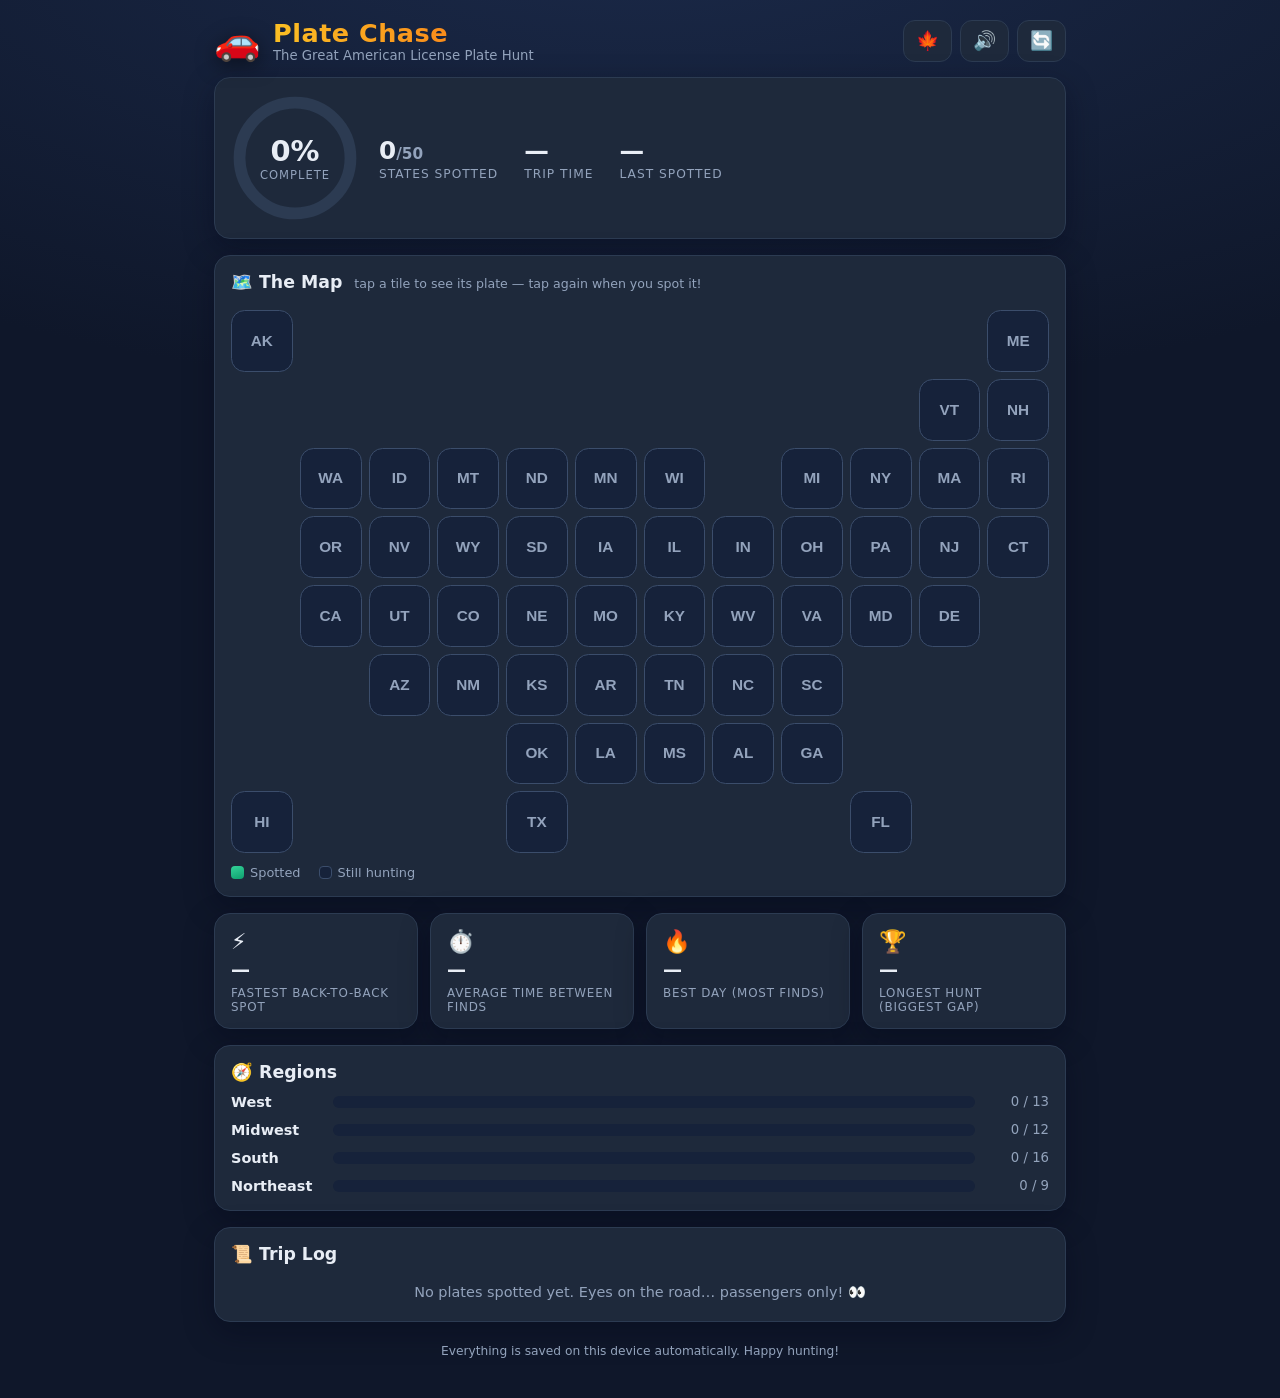
<file: index.html>
<!DOCTYPE html>
<html lang="en">
<head>
<meta charset="UTF-8">
<meta name="viewport" content="width=device-width, initial-scale=1.0, viewport-fit=cover">
<meta name="theme-color" content="#0f172a">
<title>Plate Chase — The License Plate Game</title>

<link rel="manifest" href="manifest.json">
<link rel="icon" type="image/png" sizes="32x32" href="icons/favicon-32.png">
<link rel="icon" type="image/png" sizes="16x16" href="icons/favicon-16.png">
<link rel="apple-touch-icon" href="icons/apple-touch-icon.png">
<meta name="apple-mobile-web-app-capable" content="yes">
<meta name="apple-mobile-web-app-status-bar-style" content="black-translucent">
<meta name="apple-mobile-web-app-title" content="Plate Chase">
<meta name="mobile-web-app-capable" content="yes">

<link rel="stylesheet" href="styles.css">
</head>
<body>

<header class="topbar">
  <div class="brand">
    <span class="brand-car">🚗</span>
    <div>
      <h1>Plate Chase</h1>
      <p class="tagline">The Great American License Plate Hunt</p>
    </div>
  </div>
  <div class="topbar-actions">
    <button id="btnRegion" class="icon-btn" title="Game region">🍁</button>
    <button id="btnSound" class="icon-btn" title="Toggle sound">🔊</button>
    <button id="btnReset" class="icon-btn" title="Start a new trip">🔄</button>
  </div>
</header>

<main>
  <!-- Hero progress -->
  <section class="hero card">
    <div class="progress-ring-wrap">
      <svg class="progress-ring" viewBox="0 0 120 120">
        <circle class="ring-bg" cx="60" cy="60" r="52"/>
        <circle id="ringFill" class="ring-fill" cx="60" cy="60" r="52"/>
      </svg>
      <div class="ring-label">
        <span id="pctBig">0%</span>
        <span class="ring-sub">complete</span>
      </div>
    </div>
    <div class="hero-stats">
      <div class="hero-stat">
        <span id="foundUSCount" class="hero-num">0<small>/50</small></span>
        <span class="hero-cap">states spotted</span>
      </div>
      <div class="hero-stat" id="foundCAStat" style="display:none">
        <span id="foundCACount" class="hero-num">0<small>/13</small></span>
        <span class="hero-cap">provinces &amp; territories spotted</span>
      </div>
      <div class="hero-stat">
        <span id="tripTime" class="hero-num">—</span>
        <span class="hero-cap">trip time</span>
      </div>
      <div class="hero-stat">
        <span id="lastFind" class="hero-num">—</span>
        <span class="hero-cap">last spotted</span>
      </div>
    </div>
  </section>

  <!-- Map -->
  <section class="card">
    <h2 class="card-title">🗺️ The Map <span class="hint">tap a tile to see its plate — tap again when you spot it!</span></h2>

    <div class="map-block" id="blockCanada" style="display:none">
      <div class="map-block-label">🇨🇦 Canada</div>
      <div id="mapCanada" class="tile-map" role="grid" aria-label="Canada map"></div>
    </div>

    <div class="map-block">
      <div class="map-block-label" id="usLabel" style="display:none">🇺🇸 United States</div>
      <div id="map" class="tile-map" role="grid" aria-label="United States map"></div>
    </div>

    <div class="legend">
      <span class="legend-item"><span class="swatch swatch-found"></span>Spotted</span>
      <span class="legend-item" id="legendCa" style="display:none"><span class="swatch swatch-found-ca"></span>Spotted (Canada)</span>
      <span class="legend-item"><span class="swatch swatch-open"></span>Still hunting</span>
    </div>
  </section>

  <!-- Stat cards -->
  <section class="stats-grid">
    <div class="card stat-card">
      <span class="stat-icon">⚡</span>
      <span id="statFastest" class="stat-val">—</span>
      <span class="stat-cap">fastest back-to-back spot</span>
    </div>
    <div class="card stat-card">
      <span class="stat-icon">⏱️</span>
      <span id="statPace" class="stat-val">—</span>
      <span class="stat-cap">average time between finds</span>
    </div>
    <div class="card stat-card">
      <span class="stat-icon">🔥</span>
      <span id="statBestDay" class="stat-val">—</span>
      <span class="stat-cap">best day (most finds)</span>
    </div>
    <div class="card stat-card">
      <span class="stat-icon">🏆</span>
      <span id="statRarest" class="stat-val">—</span>
      <span class="stat-cap">longest hunt (biggest gap)</span>
    </div>
  </section>

  <!-- Region progress -->
  <section class="card">
    <h2 class="card-title">🧭 Regions</h2>
    <div id="regions" class="regions"></div>
  </section>

  <!-- History -->
  <section class="card">
    <h2 class="card-title">📜 Trip Log</h2>
    <ol id="history" class="history"></ol>
    <p id="historyEmpty" class="empty-note">No plates spotted yet. Eyes on the road… passengers only! 👀</p>
  </section>

  <footer class="foot">Everything is saved on this device automatically. Happy hunting!</footer>
</main>

<!-- State/province detail modal -->
<div id="overlay" class="overlay hidden">
  <div class="modal card" role="dialog" aria-modal="true">
    <button id="modalClose" class="modal-close" aria-label="Close">✕</button>
    <div id="modalBody"></div>
  </div>
</div>

<!-- Region picker -->
<div id="regionOverlay" class="overlay hidden">
  <div class="modal card region-picker" role="dialog" aria-modal="true">
    <button id="regionModalClose" class="modal-close" aria-label="Close">✕</button>
    <h3>Game Region</h3>
    <p class="popover-sub">Choose which plates you're hunting for on this trip.</p>

    <button class="region-option" data-mode="usa">
      <span class="region-option-emoji">🇺🇸</span>
      <span class="region-option-text"><strong>USA Only</strong><br>50 states</span>
      <span class="region-check">✓</span>
    </button>

    <button class="region-option" data-mode="both">
      <span class="region-option-emoji">🇺🇸🇨🇦</span>
      <span class="region-option-text"><strong>USA + Canada</strong><br>50 states + 13 provinces &amp; territories</span>
      <span class="region-check">✓</span>
    </button>

    <p class="popover-note">
      Switching modes doesn't erase anything — USA and Canada finds are tracked separately, so toggling back and forth keeps every spot you've made.
    </p>

    <button class="popover-close" id="btnRegionDone">Done</button>
  </div>
</div>

<div id="confettiLayer" class="confetti-layer" aria-hidden="true"></div>

<script src="data.js"></script>
<script src="app.js"></script>
</body>
</html>
</file>
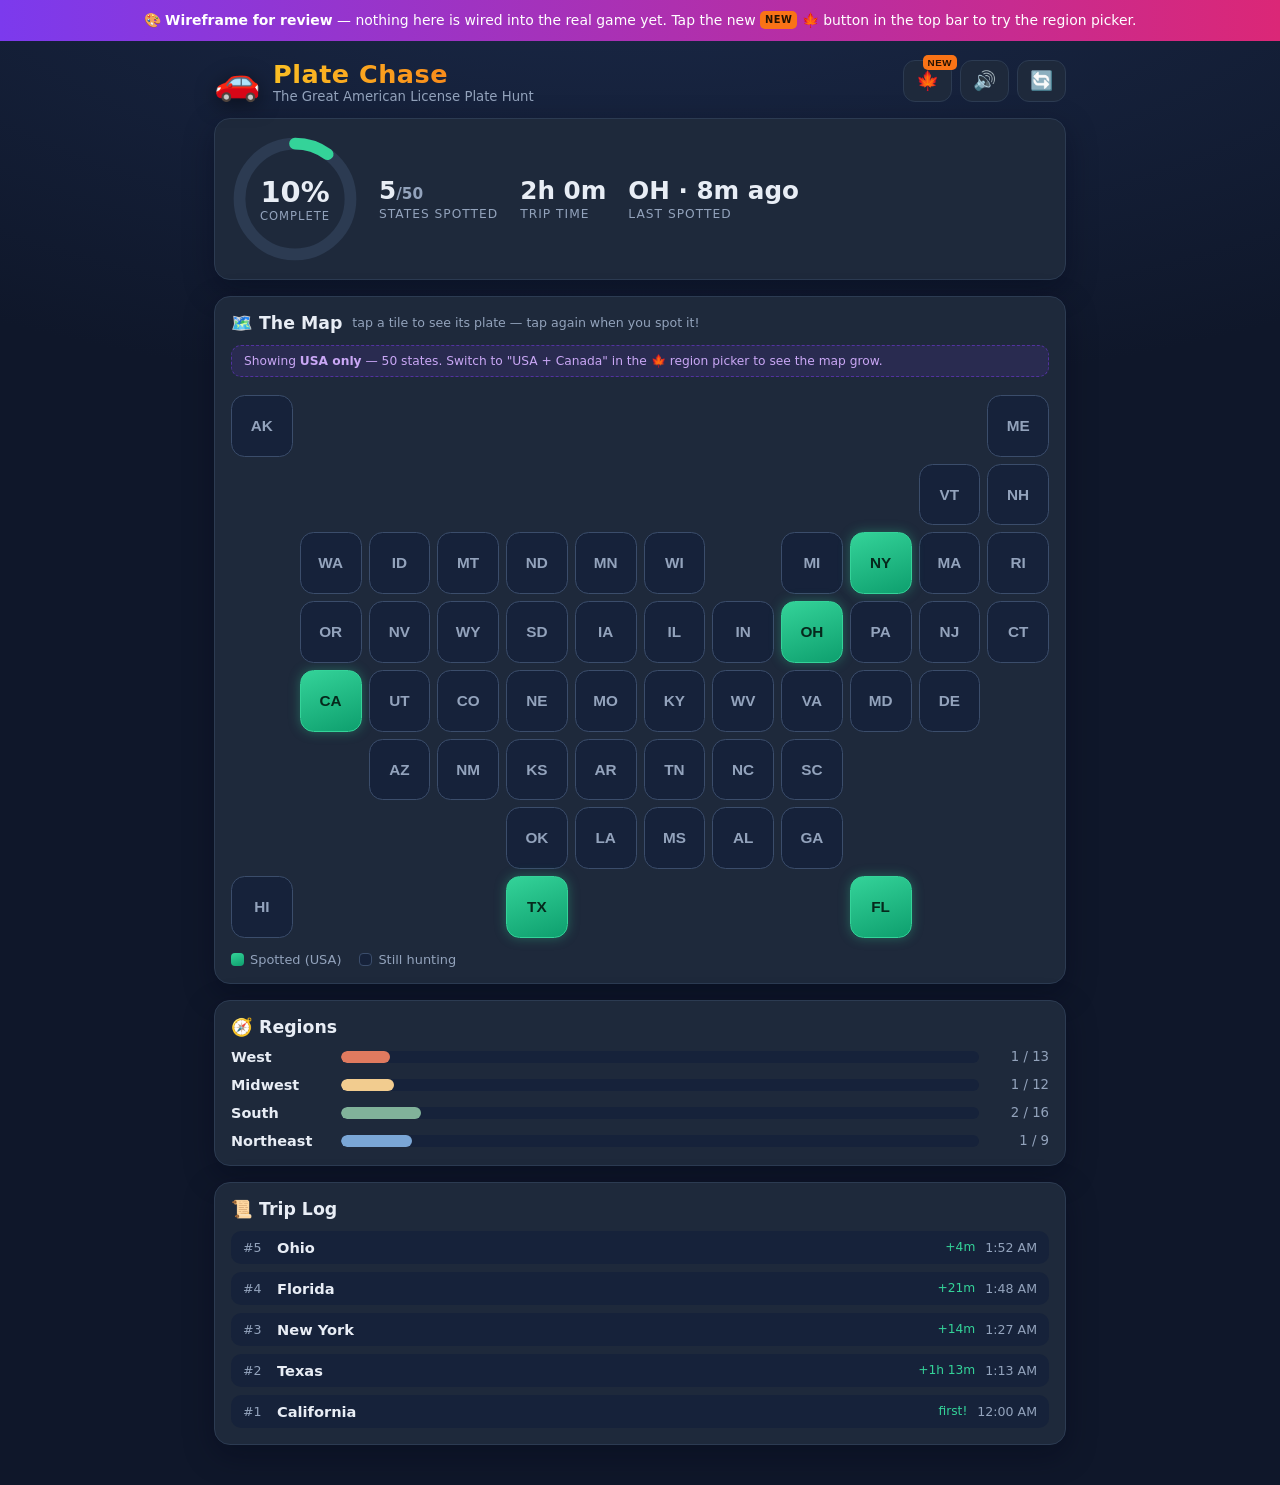
<file: wireframes/wireframe-canada-toggle.html>
<!DOCTYPE html>
<html lang="en">
<head>
<meta charset="UTF-8">
<meta name="viewport" content="width=device-width, initial-scale=1.0">
<title>Plate Chase — Canada Toggle Wireframe</title>
<style>
  :root {
    --bg: #0f172a;
    --card: #1e293b;
    --card-edge: #2c3b52;
    --ink: #e8edf5;
    --ink-dim: #93a3bc;
    --accent: #fbbf24;
    --found: #34d399;
    --found-deep: #0e9f6e;
    --canada: #e8555f;
    font-size: clamp(15px, 2.2vw, 17px);
  }
  * { box-sizing: border-box; margin: 0; padding: 0; }
  body {
    font-family: system-ui, -apple-system, "Segoe UI", Roboto, sans-serif;
    background: var(--bg);
    background-image: radial-gradient(1200px 500px at 50% -100px, #1b2a4a, transparent);
    color: var(--ink);
    min-height: 100vh;
    -webkit-tap-highlight-color: transparent;
  }

  /* ── Wireframe-only chrome (won't exist in the real app) ─────────────── */
  .wireframe-banner {
    background: linear-gradient(90deg, #7c3aed, #db2777);
    color: #fff;
    font-size: .82rem;
    text-align: center;
    padding: 10px 14px;
    line-height: 1.5;
    position: sticky;
    top: 0;
    z-index: 100;
  }
  .wireframe-banner strong { font-weight: 800; }
  .new-badge {
    display: inline-block;
    background: #f97316;
    color: #241203;
    font-size: .58rem;
    font-weight: 800;
    letter-spacing: .5px;
    padding: 2px 5px;
    border-radius: 5px;
    vertical-align: middle;
    position: relative;
    top: -1px;
  }
  .icon-btn .new-badge {
    position: absolute;
    top: -6px;
    right: -6px;
  }
  .section-note {
    font-size: .72rem;
    color: #c9a7f5;
    background: rgba(124, 58, 237, .12);
    border: 1px dashed rgba(124, 58, 237, .5);
    border-radius: 10px;
    padding: 8px 12px;
    margin-bottom: 12px;
  }

  main {
    max-width: 880px;
    margin: 0 auto;
    padding: 0 14px 40px;
    display: flex;
    flex-direction: column;
    gap: 16px;
  }

  .topbar {
    max-width: 880px;
    margin: 0 auto;
    padding: 18px 14px 14px;
    display: flex;
    align-items: center;
    justify-content: space-between;
    gap: 12px;
  }
  .brand { display: flex; align-items: center; gap: 12px; }
  .brand-car { font-size: 2.2rem; filter: drop-shadow(0 4px 10px rgba(0,0,0,.5)); }
  .brand h1 {
    font-size: 1.5rem;
    letter-spacing: .5px;
    background: linear-gradient(90deg, #fbbf24, #f97316);
    -webkit-background-clip: text;
    background-clip: text;
    color: transparent;
  }
  .tagline { font-size: .78rem; color: var(--ink-dim); }
  .topbar-actions { display: flex; gap: 8px; }
  .icon-btn {
    position: relative;
    background: var(--card);
    border: 1px solid var(--card-edge);
    border-radius: 12px;
    font-size: 1.1rem;
    padding: 9px 12px;
    cursor: pointer;
    transition: transform .15s, background .15s;
  }
  .icon-btn:hover { transform: translateY(-1px); background: #263650; }

  .card {
    background: var(--card);
    border: 1px solid var(--card-edge);
    border-radius: 16px;
    padding: 16px;
    box-shadow: 0 10px 30px rgba(2, 6, 23, .35);
  }
  .card-title { font-size: 1.02rem; margin-bottom: 12px; display: flex; align-items: center; gap: 8px; }
  .card-title .hint { font-size: .74rem; font-weight: 400; color: var(--ink-dim); margin-left: 2px; }

  /* Hero */
  .hero { display: flex; align-items: center; gap: 20px; flex-wrap: wrap; }
  .progress-ring-wrap { position: relative; width: 128px; height: 128px; flex: 0 0 auto; }
  .progress-ring { width: 100%; height: 100%; transform: rotate(-90deg); }
  .ring-bg, .ring-fill { fill: none; stroke-width: 11; }
  .ring-bg { stroke: #2c3b52; }
  .ring-fill {
    stroke: var(--found);
    stroke-linecap: round;
    stroke-dasharray: 326.7;
    stroke-dashoffset: 326.7;
    transition: stroke-dashoffset .8s cubic-bezier(.22,1,.36,1);
  }
  .ring-label {
    position: absolute; inset: 0;
    display: flex; flex-direction: column; align-items: center; justify-content: center;
  }
  .ring-label span:first-child { font-size: 1.7rem; font-weight: 800; }
  .ring-sub { font-size: .68rem; color: var(--ink-dim); text-transform: uppercase; letter-spacing: 1px; }
  .hero-stats { display: flex; gap: 22px; flex-wrap: wrap; flex: 1; }
  .hero-stat { display: flex; flex-direction: column; gap: 2px; }
  .hero-num { font-size: 1.45rem; font-weight: 800; }
  .hero-num small { font-size: .9rem; color: var(--ink-dim); font-weight: 600; }
  .hero-cap { font-size: .72rem; color: var(--ink-dim); text-transform: uppercase; letter-spacing: 1px; }
  .hero-cap .new-badge { text-transform: none; letter-spacing: 0; margin-left: 4px; }

  /* Map */
  .map-block { margin-bottom: 4px; }
  .map-block + .map-block { margin-top: 18px; }
  .map-block-label {
    display: flex;
    align-items: center;
    gap: 8px;
    font-size: .82rem;
    font-weight: 700;
    color: var(--ink-dim);
    margin-bottom: 8px;
  }
  .tile-map {
    display: grid;
    grid-template-columns: repeat(12, 1fr);
    gap: clamp(3px, .8vw, 7px);
  }
  .tile {
    aspect-ratio: 1;
    border: 1.5px solid #3b4d6b;
    border-radius: 22%;
    background: #16223a;
    color: var(--ink-dim);
    font-weight: 700;
    font-size: clamp(.55rem, 1.9vw, .9rem);
    display: flex;
    align-items: center;
    justify-content: center;
    cursor: pointer;
    transition: transform .12s, background .2s, color .2s, border-color .2s;
  }
  .tile:hover { transform: scale(1.12); border-color: var(--accent); color: var(--ink); }
  .tile.found {
    background: linear-gradient(160deg, var(--found), var(--found-deep));
    border-color: var(--found);
    color: #06281c;
    box-shadow: 0 0 12px rgba(52, 211, 153, .35);
  }
  .tile.ca.found {
    background: linear-gradient(160deg, #f76a72, var(--canada));
    border-color: var(--canada);
    color: #3a0509;
    box-shadow: 0 0 12px rgba(232, 85, 95, .35);
  }
  .legend { display: flex; gap: 18px; margin-top: 14px; font-size: .76rem; color: var(--ink-dim); flex-wrap: wrap; }
  .legend-item { display: flex; align-items: center; gap: 6px; }
  .swatch { width: 13px; height: 13px; border-radius: 4px; display: inline-block; }
  .swatch-found { background: linear-gradient(160deg, var(--found), var(--found-deep)); }
  .swatch-found-ca { background: linear-gradient(160deg, #f76a72, var(--canada)); }
  .swatch-open { background: #16223a; border: 1.5px solid #3b4d6b; }

  /* Regions */
  .regions { display: flex; flex-direction: column; gap: 12px; }
  .region-row { display: grid; grid-template-columns: 100px 1fr 60px; align-items: center; gap: 10px; }
  .region-row.is-new .region-name { display: flex; align-items: center; gap: 6px; }
  .region-name { font-size: .85rem; font-weight: 600; }
  .region-bar { height: 12px; background: #16223a; border-radius: 99px; overflow: hidden; }
  .region-fill { height: 100%; border-radius: 99px; transition: width .5s cubic-bezier(.22,1,.36,1); }
  .region-count { font-size: .78rem; color: var(--ink-dim); text-align: right; }

  /* ── Region picker popover ─────────────────────────────────────────── */
  .overlay {
    position: fixed; inset: 0;
    background: rgba(4, 10, 24, .78);
    backdrop-filter: blur(4px);
    display: flex; align-items: center; justify-content: center;
    padding: 16px;
    z-index: 90;
  }
  .overlay.hidden { display: none; }
  .popover-card {
    width: min(400px, 100%);
    background: var(--card);
    border: 1px solid var(--card-edge);
    border-radius: 18px;
    padding: 20px;
    box-shadow: 0 20px 50px rgba(0,0,0,.5);
  }
  .popover-card h3 { font-size: 1.1rem; margin-bottom: 6px; }
  .popover-sub { font-size: .8rem; color: var(--ink-dim); line-height: 1.5; margin-bottom: 16px; }
  .region-option {
    display: flex;
    align-items: center;
    gap: 12px;
    width: 100%;
    text-align: left;
    background: #16223a;
    border: 2px solid var(--card-edge);
    border-radius: 14px;
    padding: 12px 14px;
    margin-bottom: 10px;
    cursor: pointer;
    color: var(--ink);
    transition: border-color .15s, background .15s;
  }
  .region-option:hover { border-color: #4b5f82; }
  .region-option.active { border-color: var(--accent); background: rgba(251, 191, 36, .08); }
  .region-option-emoji { font-size: 1.6rem; }
  .region-option-text { flex: 1; font-size: .86rem; line-height: 1.4; }
  .region-option-text strong { font-size: .95rem; }
  .region-check {
    width: 22px; height: 22px;
    border-radius: 50%;
    border: 2px solid #4b5f82;
    display: flex; align-items: center; justify-content: center;
    font-size: .7rem;
    color: transparent;
    flex-shrink: 0;
  }
  .region-option.active .region-check {
    background: var(--accent);
    border-color: var(--accent);
    color: #241203;
  }
  .popover-note {
    font-size: .74rem;
    color: var(--ink-dim);
    background: #16223a;
    border-radius: 10px;
    padding: 9px 11px;
    margin: 4px 0 16px;
    line-height: 1.5;
  }
  .popover-close {
    width: 100%;
    padding: 12px;
    border: none;
    border-radius: 12px;
    background: linear-gradient(90deg, #fbbf24, #f97316);
    color: #241203;
    font-size: .95rem;
    font-weight: 800;
    cursor: pointer;
  }

  /* Trip Log */
  .history { list-style: none; display: flex; flex-direction: column; gap: 8px; }
  .history li {
    display: flex; align-items: center; gap: 10px;
    background: #16223a;
    border-radius: 10px;
    padding: 8px 12px;
    font-size: .86rem;
  }
  .history .h-num { color: var(--ink-dim); font-size: .74rem; min-width: 24px; }
  .h-dot { width: 8px; height: 8px; border-radius: 50%; flex-shrink: 0; background: var(--found); }
  .h-dot.ca { background: var(--canada); }
  .history .h-state { font-weight: 700; flex: 1; }
  .history .h-when { color: var(--ink-dim); font-size: .74rem; text-align: right; }
  .history .h-gap { color: var(--found); font-size: .72rem; }
  .history .h-gap.ca { color: var(--canada); }
  .empty-note { color: var(--ink-dim); font-size: .85rem; text-align: center; padding: 8px 0 4px; }

  /* ── Plate detail modal ────────────────────────────────────────────── */
  .plate-modal { position: relative; max-height: 92vh; overflow-y: auto; }
  .modal-close {
    position: absolute; top: 10px; right: 10px;
    background: #16223a; border: 1px solid var(--card-edge);
    color: var(--ink-dim);
    border-radius: 50%;
    width: 32px; height: 32px;
    cursor: pointer;
    font-size: .9rem;
    z-index: 2;
  }
  .modal-nick { text-align: center; color: var(--ink-dim); font-size: .82rem; margin: -8px 0 4px; }

  .plate {
    border-radius: 12px;
    padding: 12px 14px 10px;
    margin: 20px 0 16px;
    border: 3px solid rgba(0,0,0,.25);
    box-shadow:
      inset 0 0 0 2px rgba(255,255,255,.35),
      inset 0 2px 6px rgba(255,255,255,.4),
      inset 0 -3px 8px rgba(0,0,0,.18),
      0 10px 22px rgba(0,0,0,.45);
    text-align: center;
    position: relative;
    user-select: none;
  }
  .plate::before, .plate::after {
    content: "";
    position: absolute;
    top: 9px;
    width: 9px; height: 9px;
    border-radius: 50%;
    background: radial-gradient(circle at 35% 35%, #cfd6df, #6b7482 70%);
    box-shadow: inset 0 1px 2px rgba(0,0,0,.5);
  }
  .plate::before { left: 12%; }
  .plate::after { right: 12%; }
  .plate-state { font-size: .95rem; font-weight: 800; text-transform: uppercase; letter-spacing: 3.5px; }
  .plate-serial {
    font-size: 2.5rem; font-weight: 800;
    font-family: "Arial Narrow", "Segoe UI", sans-serif;
    letter-spacing: 5px; line-height: 1.2; margin: 4px 0 2px;
    text-shadow: 0 1px 0 rgba(255,255,255,.35), 0 -1px 1px rgba(0,0,0,.25);
  }
  .plate-slogan { font-size: .72rem; font-weight: 700; text-transform: uppercase; letter-spacing: 2px; opacity: .9; }

  .facts { display: grid; grid-template-columns: 1fr 1fr; gap: 10px; margin: 16px 0; }
  .fact { background: #16223a; border-radius: 12px; padding: 10px 12px; display: flex; flex-direction: column; gap: 2px; }
  .fact-label { font-size: .64rem; color: var(--ink-dim); text-transform: uppercase; letter-spacing: 1px; }
  .fact-val { font-size: .88rem; font-weight: 700; }

  .spot-btn {
    width: 100%; padding: 14px; border: none; border-radius: 14px;
    background: linear-gradient(90deg, #fbbf24, #f97316);
    color: #241203; font-size: 1.05rem; font-weight: 800; cursor: pointer;
    transition: transform .12s, filter .12s;
  }
  .spot-btn:hover { transform: translateY(-2px); filter: brightness(1.06); }
  .spot-btn:active { transform: scale(.97); }
  .spot-btn.ca { background: linear-gradient(90deg, #e8555f, #c62838); color: #fff; }

  .found-banner {
    text-align: center;
    background: rgba(52, 211, 153, .12);
    border: 1px solid rgba(52, 211, 153, .4);
    color: var(--found);
    border-radius: 12px; padding: 10px; font-size: .86rem; font-weight: 600;
  }
  .found-banner.ca {
    background: rgba(232, 85, 95, .12);
    border-color: rgba(232, 85, 95, .4);
    color: var(--canada);
  }
  .undo-link {
    display: block; margin: 10px auto 0;
    background: none; border: none;
    color: var(--ink-dim); font-size: .74rem;
    text-decoration: underline; cursor: pointer;
  }

  /* ── Celebration effects ───────────────────────────────────────────── */
  .confetti-layer { position: fixed; inset: 0; pointer-events: none; z-index: 110; overflow: hidden; }
  .confetti-bit {
    position: absolute;
    top: -14px;
    width: 9px; height: 14px;
    border-radius: 2px;
    animation: fall linear forwards;
  }
  @keyframes fall { to { transform: translateY(105vh) rotate(720deg); opacity: .7; } }
  .leaf-bit {
    position: absolute;
    top: -30px;
    animation: leafFall linear forwards;
    user-select: none;
  }
  @keyframes leafFall { to { transform: translateY(105vh) rotate(540deg); opacity: .85; } }

  @media (max-width: 560px) {
    .region-row { grid-template-columns: 84px 1fr 52px; }
  }
</style>
</head>
<body>

<div class="wireframe-banner">
  🎨 <strong>Wireframe for review</strong> — nothing here is wired into the real game yet.
  Tap the new <span class="new-badge">NEW</span> 🍁 button in the top bar to try the region picker.
</div>

<header class="topbar">
  <div class="brand">
    <span class="brand-car">🚗</span>
    <div>
      <h1>Plate Chase</h1>
      <p class="tagline">The Great American License Plate Hunt</p>
    </div>
  </div>
  <div class="topbar-actions">
    <button id="btnRegion" class="icon-btn" title="Game region">
      🍁
      <span class="new-badge">NEW</span>
    </button>
    <button class="icon-btn" title="Toggle sound">🔊</button>
    <button class="icon-btn" title="Start a new trip">🔄</button>
  </div>
</header>

<main>
  <section class="card hero">
    <div class="progress-ring-wrap">
      <svg class="progress-ring" viewBox="0 0 120 120">
        <circle class="ring-bg" cx="60" cy="60" r="52"/>
        <circle id="ringFill" class="ring-fill" cx="60" cy="60" r="52"/>
      </svg>
      <div class="ring-label">
        <span id="pctBig">0%</span>
        <span class="ring-sub">complete</span>
      </div>
    </div>
    <div class="hero-stats">
      <div class="hero-stat">
        <span id="foundUSCount" class="hero-num">0<small>/50</small></span>
        <span class="hero-cap">states spotted</span>
      </div>
      <div class="hero-stat" id="foundCAStat" style="display:none">
        <span id="foundCACount" class="hero-num">0<small>/13</small></span>
        <span class="hero-cap">provinces &amp; territories spotted <span class="new-badge">NEW</span></span>
      </div>
      <div class="hero-stat">
        <span id="tripTime" class="hero-num">—</span>
        <span class="hero-cap">trip time</span>
      </div>
      <div class="hero-stat">
        <span id="lastFind" class="hero-num">—</span>
        <span class="hero-cap">last spotted</span>
      </div>
    </div>
  </section>

  <section class="card">
    <h2 class="card-title">🗺️ The Map <span class="hint">tap a tile to see its plate — tap again when you spot it!</span></h2>
    <div class="section-note" id="mapNote">
      Showing <strong>USA only</strong> — 50 states. Switch to "USA + Canada" in the 🍁 region picker to see the map grow.
    </div>

    <div class="map-block" id="blockCanada" style="display:none">
      <div class="map-block-label">🇨🇦 Canada <span class="new-badge">NEW</span></div>
      <div id="mapCanada" class="tile-map"></div>
    </div>

    <div class="map-block">
      <div class="map-block-label" id="usLabel" style="display:none">🇺🇸 United States</div>
      <div id="mapUS" class="tile-map"></div>
    </div>

    <div class="legend">
      <span class="legend-item"><span class="swatch swatch-found"></span>Spotted (USA)</span>
      <span class="legend-item" id="legendCa" style="display:none"><span class="swatch swatch-found-ca"></span>Spotted (Canada)</span>
      <span class="legend-item"><span class="swatch swatch-open"></span>Still hunting</span>
    </div>
  </section>

  <section class="card">
    <h2 class="card-title">🧭 Regions</h2>
    <div id="regions" class="regions"></div>
  </section>

  <section class="card">
    <h2 class="card-title">📜 Trip Log</h2>
    <ol id="history" class="history"></ol>
    <p id="historyEmpty" class="empty-note">No plates spotted yet.</p>
  </section>
</main>

<!-- Region picker popover -->
<div id="overlay" class="overlay hidden">
  <div class="popover-card">
    <h3>Game Region</h3>
    <p class="popover-sub">Choose which plates you're hunting for on this trip.</p>

    <button class="region-option" data-mode="usa">
      <span class="region-option-emoji">🇺🇸</span>
      <span class="region-option-text"><strong>USA Only</strong><br>50 states</span>
      <span class="region-check">✓</span>
    </button>

    <button class="region-option" data-mode="both">
      <span class="region-option-emoji">🇺🇸🇨🇦</span>
      <span class="region-option-text"><strong>USA + Canada</strong><br>50 states + 13 provinces &amp; territories</span>
      <span class="region-check">✓</span>
    </button>

    <p class="popover-note">
      Switching modes doesn't erase anything — USA and Canada finds are tracked separately, so toggling back and forth keeps every spot you've made.
    </p>

    <button class="popover-close" id="btnDone">Done</button>
  </div>
</div>

<!-- Plate detail modal — same shape for US and Canada, styled per-region -->
<div id="plateOverlay" class="overlay hidden">
  <div class="popover-card plate-modal">
    <button id="plateModalClose" class="modal-close" aria-label="Close">✕</button>
    <div id="plateModalBody"></div>
  </div>
</div>

<div id="confettiLayer" class="confetti-layer" aria-hidden="true"></div>

<script>
// ── Demo data (subset of real data.js columns, plus a fake region + a few pre-marked "found" tiles so both modes look alive) ──
// Plate colors/facts copied from the real data.js so the plate popup for US states matches the live game exactly.
const US_STATES = [
  {abbr:"AL",col:7,row:6,region:"South",name:"Alabama",cap:"Montgomery",pop:"5.1 million",bird:"Yellowhammer",year:1819,bg:"#fdfdf6",fg:"#a31621",ac:"#a31621",slogan:"Heart of Dixie"},
  {abbr:"AK",col:0,row:0,region:"West",name:"Alaska",cap:"Juneau",pop:"733,000",bird:"Willow Ptarmigan",year:1959,bg:"#ffd24d",fg:"#1b3d8f",ac:"#1b3d8f",slogan:"The Last Frontier"},
  {abbr:"AZ",col:2,row:5,region:"West",name:"Arizona",cap:"Phoenix",pop:"7.4 million",bird:"Cactus Wren",year:1912,bg:"linear-gradient(180deg,#fde3b1,#e08e5e)",fg:"#6b2d5c",ac:"#6b2d5c",slogan:"Grand Canyon State"},
  {abbr:"AR",col:5,row:5,region:"South",name:"Arkansas",cap:"Little Rock",pop:"3.1 million",bird:"Northern Mockingbird",year:1836,bg:"#f4f1ea",fg:"#9e1b32",ac:"#9e1b32",slogan:"The Natural State"},
  {abbr:"CA",col:1,row:4,region:"West",name:"California",cap:"Sacramento",pop:"39.0 million",bird:"California Quail",year:1850,bg:"#ffffff",fg:"#23408e",ac:"#d6453d",slogan:"The Golden State"},
  {abbr:"CO",col:3,row:4,region:"West",name:"Colorado",cap:"Denver",pop:"5.9 million",bird:"Lark Bunting",year:1876,bg:"linear-gradient(180deg,#e9f5ec,#8fc7a2)",fg:"#1e4d3a",ac:"#1e4d3a",slogan:"Colorful Colorado"},
  {abbr:"CT",col:11,row:3,region:"Northeast",name:"Connecticut",cap:"Hartford",pop:"3.6 million",bird:"American Robin",year:1788,bg:"#cfe3f5",fg:"#1a2f5e",ac:"#1a2f5e",slogan:"Constitution State"},
  {abbr:"DE",col:10,row:4,region:"South",name:"Delaware",cap:"Dover",pop:"1.0 million",bird:"Delaware Blue Hen",year:1787,bg:"#1b2a5e",fg:"#f2c94c",ac:"#f2c94c",slogan:"The First State"},
  {abbr:"FL",col:9,row:7,region:"South",name:"Florida",cap:"Tallahassee",pop:"22.6 million",bird:"Northern Mockingbird",year:1845,bg:"linear-gradient(180deg,#ffffff,#ffe9d6)",fg:"#2e7d32",ac:"#e65100",slogan:"Sunshine State"},
  {abbr:"GA",col:8,row:6,region:"South",name:"Georgia",cap:"Atlanta",pop:"11.0 million",bird:"Brown Thrasher",year:1788,bg:"linear-gradient(180deg,#fbe4d0,#f6c290)",fg:"#7a3e2f",ac:"#b23a48",slogan:"Peach State"},
  {abbr:"HI",col:0,row:7,region:"West",name:"Hawaii",cap:"Honolulu",pop:"1.4 million",bird:"Nēnē (Hawaiian Goose)",year:1959,bg:"linear-gradient(90deg,#ffdfe8,#fff4d6,#dff3ff)",fg:"#b3446c",ac:"#b3446c",slogan:"Aloha State"},
  {abbr:"ID",col:2,row:2,region:"West",name:"Idaho",cap:"Boise",pop:"2.0 million",bird:"Mountain Bluebird",year:1890,bg:"#f2f7f0",fg:"#2f6b3a",ac:"#b3202c",slogan:"Famous Potatoes"},
  {abbr:"IL",col:6,row:3,region:"Midwest",name:"Illinois",cap:"Springfield",pop:"12.5 million",bird:"Northern Cardinal",year:1818,bg:"#eef4fb",fg:"#1f3a93",ac:"#c0392b",slogan:"Land of Lincoln"},
  {abbr:"IN",col:7,row:3,region:"Midwest",name:"Indiana",cap:"Indianapolis",pop:"6.9 million",bird:"Northern Cardinal",year:1816,bg:"linear-gradient(180deg,#183a6d,#2c5aa0)",fg:"#f2c94c",ac:"#f2c94c",slogan:"Crossroads of America"},
  {abbr:"IA",col:5,row:3,region:"Midwest",name:"Iowa",cap:"Des Moines",pop:"3.2 million",bird:"Eastern Goldfinch",year:1846,bg:"#f7f7f2",fg:"#2b2b2b",ac:"#1f3a93",slogan:"The Hawkeye State"},
  {abbr:"KS",col:4,row:5,region:"Midwest",name:"Kansas",cap:"Topeka",pop:"2.9 million",bird:"Western Meadowlark",year:1861,bg:"linear-gradient(180deg,#fdf6e3,#f7d774)",fg:"#23408e",ac:"#23408e",slogan:"The Sunflower State"},
  {abbr:"KY",col:6,row:4,region:"South",name:"Kentucky",cap:"Frankfort",pop:"4.5 million",bird:"Northern Cardinal",year:1792,bg:"linear-gradient(180deg,#dfeffa,#bcdcf5)",fg:"#1a3e6e",ac:"#1a3e6e",slogan:"Unbridled Spirit"},
  {abbr:"LA",col:5,row:6,region:"South",name:"Louisiana",cap:"Baton Rouge",pop:"4.6 million",bird:"Brown Pelican",year:1812,bg:"#f6f2e7",fg:"#1f4e79",ac:"#b58900",slogan:"Sportsman's Paradise"},
  {abbr:"ME",col:11,row:0,region:"Northeast",name:"Maine",cap:"Augusta",pop:"1.4 million",bird:"Black-capped Chickadee",year:1820,bg:"#e8f1e4",fg:"#204e39",ac:"#204e39",slogan:"Vacationland"},
  {abbr:"MD",col:9,row:4,region:"South",name:"Maryland",cap:"Annapolis",pop:"6.2 million",bird:"Baltimore Oriole",year:1788,bg:"#fdf3d7",fg:"#222222",ac:"#c8102e",slogan:"Old Line State"},
  {abbr:"MA",col:10,row:2,region:"Northeast",name:"Massachusetts",cap:"Boston",pop:"7.0 million",bird:"Black-capped Chickadee",year:1788,bg:"#ffffff",fg:"#b71c1c",ac:"#1a3e6e",slogan:"The Spirit of America"},
  {abbr:"MI",col:8,row:2,region:"Midwest",name:"Michigan",cap:"Lansing",pop:"10.0 million",bird:"American Robin",year:1837,bg:"linear-gradient(180deg,#dfeffa,#ffffff)",fg:"#14477d",ac:"#14477d",slogan:"Pure Michigan"},
  {abbr:"MN",col:5,row:2,region:"Midwest",name:"Minnesota",cap:"St. Paul",pop:"5.7 million",bird:"Common Loon",year:1858,bg:"linear-gradient(180deg,#e7f4fb,#cfe9f7)",fg:"#1c5d99",ac:"#1c5d99",slogan:"10,000 Lakes"},
  {abbr:"MS",col:6,row:6,region:"South",name:"Mississippi",cap:"Jackson",pop:"2.9 million",bird:"Northern Mockingbird",year:1817,bg:"#f6f4ef",fg:"#24425c",ac:"#7a8450",slogan:"The Magnolia State"},
  {abbr:"MO",col:5,row:4,region:"Midwest",name:"Missouri",cap:"Jefferson City",pop:"6.2 million",bird:"Eastern Bluebird",year:1821,bg:"linear-gradient(180deg,#eef4fb,#dbe7f3)",fg:"#333333",ac:"#1f3a93",slogan:"Show-Me State"},
  {abbr:"MT",col:3,row:2,region:"West",name:"Montana",cap:"Helena",pop:"1.1 million",bird:"Western Meadowlark",year:1889,bg:"linear-gradient(180deg,#dbe9f5,#eef6ff)",fg:"#274b69",ac:"#274b69",slogan:"Big Sky Country"},
  {abbr:"NE",col:4,row:4,region:"Midwest",name:"Nebraska",cap:"Lincoln",pop:"2.0 million",bird:"Western Meadowlark",year:1867,bg:"linear-gradient(180deg,#fdf8e4,#f3e2a9)",fg:"#8a2b2b",ac:"#8a2b2b",slogan:"The Good Life"},
  {abbr:"NV",col:2,row:3,region:"West",name:"Nevada",cap:"Carson City",pop:"3.2 million",bird:"Mountain Bluebird",year:1864,bg:"#dfe6ee",fg:"#16305a",ac:"#8a97a8",slogan:"The Silver State"},
  {abbr:"NH",col:11,row:1,region:"Northeast",name:"New Hampshire",cap:"Concord",pop:"1.4 million",bird:"Purple Finch",year:1788,bg:"#f4f7f0",fg:"#244f36",ac:"#244f36",slogan:"Live Free or Die"},
  {abbr:"NJ",col:10,row:3,region:"Northeast",name:"New Jersey",cap:"Trenton",pop:"9.3 million",bird:"Eastern Goldfinch",year:1787,bg:"linear-gradient(180deg,#fdf3d7,#f7e6b0)",fg:"#333333",ac:"#333333",slogan:"Garden State"},
  {abbr:"NM",col:3,row:5,region:"West",name:"New Mexico",cap:"Santa Fe",pop:"2.1 million",bird:"Greater Roadrunner",year:1912,bg:"#ffd54d",fg:"#c8102e",ac:"#c8102e",slogan:"Land of Enchantment"},
  {abbr:"NY",col:9,row:2,region:"Northeast",name:"New York",cap:"Albany",pop:"19.6 million",bird:"Eastern Bluebird",year:1788,bg:"#123a75",fg:"#f2b134",ac:"#f2b134",slogan:"Empire State"},
  {abbr:"NC",col:7,row:5,region:"South",name:"North Carolina",cap:"Raleigh",pop:"10.8 million",bird:"Northern Cardinal",year:1789,bg:"#ffffff",fg:"#1a3e6e",ac:"#c8102e",slogan:"First in Flight"},
  {abbr:"ND",col:4,row:2,region:"Midwest",name:"North Dakota",cap:"Bismarck",pop:"780,000",bird:"Western Meadowlark",year:1889,bg:"linear-gradient(180deg,#e9f2fa,#f7ecd9)",fg:"#31558a",ac:"#31558a",slogan:"Peace Garden State"},
  {abbr:"OH",col:8,row:3,region:"Midwest",name:"Ohio",cap:"Columbus",pop:"11.8 million",bird:"Northern Cardinal",year:1803,bg:"#ffffff",fg:"#b31942",ac:"#1a3e6e",slogan:"Birthplace of Aviation"},
  {abbr:"OK",col:4,row:6,region:"South",name:"Oklahoma",cap:"Oklahoma City",pop:"4.0 million",bird:"Scissor-tailed Flycatcher",year:1907,bg:"#cfe6f2",fg:"#24425c",ac:"#24425c",slogan:"Native America"},
  {abbr:"OR",col:1,row:3,region:"West",name:"Oregon",cap:"Salem",pop:"4.2 million",bird:"Western Meadowlark",year:1859,bg:"#f2f6ee",fg:"#2e5d43",ac:"#1c4587",slogan:"Pacific Wonderland"},
  {abbr:"PA",col:9,row:3,region:"Northeast",name:"Pennsylvania",cap:"Harrisburg",pop:"13.0 million",bird:"Ruffed Grouse",year:1787,bg:"linear-gradient(180deg,#dbe7f3,#fdf3d7)",fg:"#14284b",ac:"#14284b",slogan:"Keystone State"},
  {abbr:"RI",col:11,row:2,region:"Northeast",name:"Rhode Island",cap:"Providence",pop:"1.1 million",bird:"Rhode Island Red",year:1790,bg:"linear-gradient(180deg,#e7f4fb,#ffffff)",fg:"#1c5d99",ac:"#1c5d99",slogan:"Ocean State"},
  {abbr:"SC",col:8,row:5,region:"South",name:"South Carolina",cap:"Columbia",pop:"5.4 million",bird:"Carolina Wren",year:1788,bg:"#f4f7f0",fg:"#1f4e5f",ac:"#b58900",slogan:"The Palmetto State"},
  {abbr:"SD",col:4,row:3,region:"Midwest",name:"South Dakota",cap:"Pierre",pop:"920,000",bird:"Ring-necked Pheasant",year:1889,bg:"linear-gradient(180deg,#dfeffa,#f7ecd9)",fg:"#31558a",ac:"#31558a",slogan:"Great Faces. Great Places."},
  {abbr:"TN",col:6,row:5,region:"South",name:"Tennessee",cap:"Nashville",pop:"7.1 million",bird:"Northern Mockingbird",year:1796,bg:"#12355b",fg:"#ffffff",ac:"#ffffff",slogan:"The Volunteer State"},
  {abbr:"TX",col:4,row:7,region:"South",name:"Texas",cap:"Austin",pop:"30.5 million",bird:"Northern Mockingbird",year:1845,bg:"#ffffff",fg:"#1a1a1a",ac:"#1a1a1a",slogan:"The Lone Star State"},
  {abbr:"UT",col:2,row:4,region:"West",name:"Utah",cap:"Salt Lake City",pop:"3.4 million",bird:"California Gull",year:1896,bg:"linear-gradient(180deg,#fde3b1,#e08e5e)",fg:"#6b2d16",ac:"#6b2d16",slogan:"Life Elevated"},
  {abbr:"VT",col:10,row:1,region:"Northeast",name:"Vermont",cap:"Montpelier",pop:"647,000",bird:"Hermit Thrush",year:1791,bg:"#2f7d4f",fg:"#ffffff",ac:"#ffffff",slogan:"Green Mountain State"},
  {abbr:"VA",col:8,row:4,region:"South",name:"Virginia",cap:"Richmond",pop:"8.7 million",bird:"Northern Cardinal",year:1788,bg:"#ffffff",fg:"#22303f",ac:"#8a2b2b",slogan:"Virginia is for Lovers"},
  {abbr:"WA",col:1,row:2,region:"West",name:"Washington",cap:"Olympia",pop:"7.8 million",bird:"American Goldfinch",year:1889,bg:"linear-gradient(180deg,#e7f4fb,#dfeee4)",fg:"#1a3e6e",ac:"#2e5d43",slogan:"Evergreen State"},
  {abbr:"WV",col:7,row:4,region:"South",name:"West Virginia",cap:"Charleston",pop:"1.8 million",bird:"Northern Cardinal",year:1863,bg:"linear-gradient(180deg,#fdf6e3,#ffffff)",fg:"#1a3e6e",ac:"#1a3e6e",slogan:"Wild, Wonderful"},
  {abbr:"WI",col:6,row:2,region:"Midwest",name:"Wisconsin",cap:"Madison",pop:"5.9 million",bird:"American Robin",year:1848,bg:"#f7f3e8",fg:"#b3202c",ac:"#b3202c",slogan:"America's Dairyland"},
  {abbr:"WY",col:3,row:3,region:"West",name:"Wyoming",cap:"Cheyenne",pop:"584,000",bird:"Western Meadowlark",year:1890,bg:"linear-gradient(180deg,#dbe9f5,#f7ecd9)",fg:"#31558a",ac:"#31558a",slogan:"Forever West"},
];

// New Canada data — colors/slogans are stylized (in the spirit of each province's real plate), facts are approximate like the US set.
const CA_PROVINCES = [
  {abbr:"ON",col:6,row:1,name:"Ontario",cap:"Toronto",pop:"15.6 million",bird:"Common Loon",confYear:1867,bg:"#ffffff",fg:"#003087",ac:"#003087",slogan:"A Place to Grow"},
  {abbr:"QC",col:8,row:1,name:"Quebec",cap:"Quebec City",pop:"8.9 million",bird:"Snowy Owl",confYear:1867,bg:"linear-gradient(180deg,#eaf2fb,#ffffff)",fg:"#003da5",ac:"#003da5",slogan:"Je me souviens"},
  {abbr:"NS",col:10,row:1,name:"Nova Scotia",cap:"Halifax",pop:"1.0 million",bird:"Osprey",confYear:1867,bg:"#ffffff",fg:"#00205b",ac:"#00205b",slogan:"Canada's Ocean Playground"},
  {abbr:"NB",col:9,row:1,name:"New Brunswick",cap:"Fredericton",pop:"840,000",bird:"Black-capped Chickadee",confYear:1867,bg:"#f7faf5",fg:"#1b5e3a",ac:"#1b5e3a",slogan:"Picture Province"},
  {abbr:"MB",col:4,row:1,name:"Manitoba",cap:"Winnipeg",pop:"1.4 million",bird:"Great Grey Owl",confYear:1870,bg:"linear-gradient(180deg,#fdf3d0,#f3dfa0)",fg:"#5c3a1e",ac:"#5c3a1e",slogan:"Friendly Manitoba"},
  {abbr:"BC",col:1,row:1,name:"British Columbia",cap:"Victoria",pop:"5.6 million",bird:"Steller's Jay",confYear:1871,bg:"linear-gradient(180deg,#cfe6f7,#eef8ff)",fg:"#00305c",ac:"#00305c",slogan:"Beautiful British Columbia"},
  {abbr:"PE",col:10,row:0,name:"Prince Edward Island",cap:"Charlottetown",pop:"175,000",bird:"Blue Jay",confYear:1873,bg:"#fdfaf5",fg:"#a31621",ac:"#a31621",slogan:"Birthplace of Confederation"},
  {abbr:"SK",col:3,row:1,name:"Saskatchewan",cap:"Regina",pop:"1.2 million",bird:"Sharp-tailed Grouse",confYear:1905,bg:"linear-gradient(180deg,#fdf6d8,#eddd9a)",fg:"#2e6b2e",ac:"#2e6b2e",slogan:"Land of Living Skies"},
  {abbr:"AB",col:2,row:1,name:"Alberta",cap:"Edmonton",pop:"4.7 million",bird:"Great Horned Owl",confYear:1905,bg:"#eef4fb",fg:"#00447c",ac:"#00447c",slogan:"Wild Rose Country"},
  {abbr:"NL",col:11,row:1,name:"Newfoundland and Labrador",cap:"St. John's",pop:"540,000",bird:"Atlantic Puffin",confYear:1949,bg:"#ffffff",fg:"#00695c",ac:"#00695c",slogan:"Canada's Happy Province"},
  {abbr:"YT",col:1,row:0,name:"Yukon",cap:"Whitehorse",pop:"45,000",bird:"Common Raven",confYear:1898,bg:"linear-gradient(180deg,#fdf3d0,#ffffff)",fg:"#2b2b2b",ac:"#8a6d1f",slogan:"Larger Than Life"},
  {abbr:"NT",col:3,row:0,name:"Northwest Territories",cap:"Yellowknife",pop:"45,000",bird:"Gyrfalcon",confYear:1870,bg:"#f2f8f0",fg:"#1e5c33",ac:"#1e5c33",slogan:"Spectacular NWT"},
  {abbr:"NU",col:6,row:0,name:"Nunavut",cap:"Iqaluit",pop:"40,000",bird:"Rock Ptarmigan",confYear:1999,bg:"linear-gradient(180deg,#eaf2fb,#ffffff)",fg:"#003087",ac:"#003087",slogan:"The Arctic Awaits"},
];

const STATE_BY_ABBR = Object.fromEntries([...US_STATES, ...CA_PROVINCES].map(s => [s.abbr, s]));

const REGION_COLORS = { West:"#e07a5f", Midwest:"#f2cc8f", South:"#81b29a", Northeast:"#7aa6d6", Canada:"#e8555f" };
const REGIONS = ["West","Midwest","South","Northeast"];

// pre-seed a few "found" tiles (abbr -> timestamp) purely so both modes look
// populated/alive in the demo, and so Trip Time / Last Spotted have real data
// to compute from. Timestamps are staggered on purpose: BC (Canada) is the
// most *recent* find, so toggling modes visibly changes "last spotted" —
// while CA (2h ago) stays the earliest find either way, so "trip time" stays
// put. That's intentional: it demonstrates the mode-scoping rule below.
const now = Date.now();
const foundUS = new Map([
  ["CA", now - 2   * 3600000],
  ["TX", now - 47  * 60000],
  ["NY", now - 33  * 60000],
  ["FL", now - 12  * 60000],
  ["OH", now - 8   * 60000],
]);
const foundCA = new Map([
  ["ON", now - 25 * 60000],
  ["BC", now - 3  * 60000],
]);

const RING_CIRC = 2 * Math.PI * 52;
let mode = "usa"; // "usa" | "both"

function fmtDuration(ms, short = false) {
  if (ms < 0) ms = 0;
  const s = Math.floor(ms / 1000);
  const h = Math.floor(s / 3600);
  const m = Math.floor((s % 3600) / 60);
  const sec = s % 60;
  if (h > 0) return `${h}h ${m}m`;
  if (m > 0) return short ? `${m}m` : `${m}m ${sec}s`;
  return `${sec}s`;
}
function fmtAgo(t) { return fmtDuration(Date.now() - t, true) + " ago"; }
function fmtClock(t) {
  const d = new Date(t);
  const sameDay = d.toDateString() === new Date().toDateString();
  const time = d.toLocaleTimeString([], { hour: "numeric", minute: "2-digit" });
  return sameDay ? time : d.toLocaleDateString([], { month: "short", day: "numeric" }) + " " + time;
}

function buildGrid(container, list, foundMap, extraClass) {
  const isCanada = extraClass === "ca";
  container.innerHTML = "";
  list.forEach(s => {
    const tile = document.createElement("button");
    tile.className = "tile" + (extraClass ? " " + extraClass : "");
    tile.textContent = s.abbr;
    tile.title = s.name || s.abbr;
    tile.style.gridColumn = s.col + 1;
    tile.style.gridRow = s.row + 1;
    if (foundMap.has(s.abbr)) tile.classList.add("found");
    tile.addEventListener("click", () => openPlateModal(s.abbr, isCanada));
    container.appendChild(tile);
  });
}

// ── Plate detail modal ───────────────────────────────────────────────────
function plateHTML(s) {
  return `
    <div class="plate" style="background:${s.bg}">
      <div class="plate-state" style="color:${s.ac}">${s.name}</div>
      <div class="plate-serial" style="color:${s.fg}">${s.abbr} · ${s.year || s.confYear}</div>
      <div class="plate-slogan" style="color:${s.ac}">${s.slogan}</div>
    </div>`;
}

function factsHTML(s, isCanada) {
  const facts = isCanada
    ? [["🏛️ Capital", s.cap], ["👥 Population", s.pop], ["🐦 Provincial/Territorial Bird", s.bird], ["🍁 Joined Confederation", s.confYear]]
    : [["🏛️ Capital", s.cap], ["👥 Population", s.pop], ["🐦 State Bird", s.bird], ["⭐ Statehood", s.year]];
  return `<div class="facts">${facts.map(([label, val]) =>
    `<div class="fact"><span class="fact-label">${label}</span><span class="fact-val">${val}</span></div>`
  ).join("")}</div>`;
}

function openPlateModal(abbr, isCanada, celebrate = false) {
  const s = STATE_BY_ABBR[abbr];
  const foundMap = isCanada ? foundCA : foundUS;
  const foundAt = foundMap.get(abbr);

  let footer;
  if (celebrate) {
    footer = isCanada
      ? `<div class="found-banner ca">🍁 Spotted! ${s.name} is on the board!</div>`
      : `<div class="found-banner">🎉 Spotted! ${s.name} is on the board!</div>`;
  } else if (foundAt) {
    footer = `
      <div class="found-banner${isCanada ? " ca" : ""}">✅ Spotted ${fmtClock(foundAt)}</div>
      <button class="undo-link" id="btnUndo">oops — remove this find</button>`;
  } else {
    footer = isCanada
      ? `<button class="spot-btn ca" id="btnSpot">🍁 I spotted it!</button>`
      : `<button class="spot-btn" id="btnSpot">📣 I spotted it!</button>`;
  }

  document.getElementById("plateModalBody").innerHTML = `
    ${plateHTML(s)}
    <p class="modal-nick">"${s.slogan}" — ${isCanada ? "Canada" : "the " + s.region}</p>
    ${factsHTML(s, isCanada)}
    ${footer}`;

  const spotBtn = document.getElementById("btnSpot");
  if (spotBtn) spotBtn.addEventListener("click", () => markFound(abbr, isCanada));
  const undoBtn = document.getElementById("btnUndo");
  if (undoBtn) undoBtn.addEventListener("click", () => unmarkFound(abbr, isCanada));

  document.getElementById("plateOverlay").classList.remove("hidden");
}

function closePlateModal() {
  document.getElementById("plateOverlay").classList.add("hidden");
}

function markFound(abbr, isCanada) {
  (isCanada ? foundCA : foundUS).set(abbr, Date.now());
  render();
  if (isCanada) { canadaHonk(); mapleLeaves(); }
  else { honk(); confetti(); }
  openPlateModal(abbr, isCanada, true);
}

function unmarkFound(abbr, isCanada) {
  (isCanada ? foundCA : foundUS).delete(abbr);
  render();
  closePlateModal();
}

document.getElementById("plateModalClose").addEventListener("click", closePlateModal);
document.getElementById("plateOverlay").addEventListener("click", e => {
  if (e.target.id === "plateOverlay") closePlateModal();
});

// ── Sound: USA gets the classic two-tone car horn; Canada gets a hockey-arena
// goal-horn blast instead — lower, sustained, with a brassy pitch-rise attack
// and a subtle siren wobble. Both are synthesized (no audio files).
let audioCtx = null;

function honk() {
  try {
    audioCtx = audioCtx || new (window.AudioContext || window.webkitAudioContext)();
    if (audioCtx.state === "suspended") audioCtx.resume();
    const t0 = audioCtx.currentTime;
    burst(t0, 0.16);
    burst(t0 + 0.24, 0.34);
  } catch (e) { /* audio unavailable — play on silently */ }
}

function burst(start, dur) {
  const gain = audioCtx.createGain();
  gain.gain.setValueAtTime(0, start);
  gain.gain.linearRampToValueAtTime(0.25, start + 0.015);
  gain.gain.setValueAtTime(0.25, start + dur - 0.03);
  gain.gain.linearRampToValueAtTime(0, start + dur);

  const filter = audioCtx.createBiquadFilter();
  filter.type = "lowpass";
  filter.frequency.value = 1800;
  gain.connect(filter).connect(audioCtx.destination);

  [370, 466].forEach(freq => {
    const osc = audioCtx.createOscillator();
    osc.type = "sawtooth";
    osc.frequency.value = freq;
    osc.connect(gain);
    osc.start(start);
    osc.stop(start + dur);
  });
}

// Real recorded goal-horn clip (Pixabay, free-use license) instead of synthesis —
// no amount of oscillator trickery beats an actual recording. The source file is
// 15s with several bursts back to back; the clean single burst is the first ~4s,
// so playback is hard-stopped at 4s rather than trimming/re-encoding the file.
// Path is relative to this wireframe file, which lives in wireframes/ — the
// asset lives one level up, in sounds/.
let canadaAudio = null;

function canadaHonk() {
  try {
    canadaAudio = canadaAudio || new Audio("../sounds/canada-horn.mp3");
    clearTimeout(canadaAudio._stopTimer);
    canadaAudio.currentTime = 0;
    canadaAudio.play().catch(() => { /* blocked without a user gesture — ignore */ });
    canadaAudio._stopTimer = setTimeout(() => {
      canadaAudio.pause();
      canadaAudio.currentTime = 0;
    }, 4000);
  } catch (e) { /* audio unavailable — play on silently */ }
}

// ── Celebration effects: confetti for USA, falling maple leaves for Canada ──
function confetti() {
  const layer = document.getElementById("confettiLayer");
  const colors = ["#fbbf24", "#f97316", "#34d399", "#7aa6d6", "#e07a5f", "#f2cc8f", "#ffffff"];
  for (let i = 0; i < 90; i++) {
    const bit = document.createElement("div");
    bit.className = "confetti-bit";
    bit.style.left = Math.random() * 100 + "vw";
    bit.style.background = colors[Math.floor(Math.random() * colors.length)];
    bit.style.animationDuration = 1.4 + Math.random() * 1.8 + "s";
    bit.style.animationDelay = Math.random() * 0.5 + "s";
    bit.style.transform = `rotate(${Math.random() * 360}deg)`;
    layer.appendChild(bit);
    setTimeout(() => bit.remove(), 4200);
  }
}

function mapleLeaves() {
  const layer = document.getElementById("confettiLayer");
  for (let i = 0; i < 36; i++) {
    const leaf = document.createElement("div");
    leaf.className = "leaf-bit";
    leaf.textContent = "🍁";
    leaf.style.left = Math.random() * 100 + "vw";
    leaf.style.fontSize = (16 + Math.random() * 14) + "px";
    leaf.style.animationDuration = 2.4 + Math.random() * 2.2 + "s";
    leaf.style.animationDelay = Math.random() * 0.5 + "s";
    layer.appendChild(leaf);
    setTimeout(() => leaf.remove(), 5200);
  }
}

function render() {
  const showCanada = mode === "both";

  document.getElementById("blockCanada").style.display = showCanada ? "" : "none";
  document.getElementById("usLabel").style.display = showCanada ? "" : "none";
  document.getElementById("legendCa").style.display = showCanada ? "" : "none";
  document.getElementById("foundCAStat").style.display = showCanada ? "" : "none";
  document.getElementById("mapNote").innerHTML = showCanada
    ? `Showing <strong>USA + Canada</strong> — 50 states plus 13 provinces &amp; territories.`
    : `Showing <strong>USA only</strong> — 50 states. Switch to "USA + Canada" in the 🍁 region picker to see the map grow.`;

  buildGrid(document.getElementById("mapUS"), US_STATES, foundUS);
  if (showCanada) buildGrid(document.getElementById("mapCanada"), CA_PROVINCES, foundCA, "ca");

  // % complete always reflects the active mode's denominator; the ring itself
  // (style/animation) is identical regardless of mode.
  const total = showCanada ? 63 : 50;
  const found = foundUS.size + (showCanada ? foundCA.size : 0);
  const pct = Math.round((found / total) * 100);
  document.getElementById("pctBig").textContent = pct + "%";
  document.getElementById("ringFill").style.strokeDasharray = RING_CIRC;
  document.getElementById("ringFill").style.strokeDashoffset = RING_CIRC * (1 - found / total);

  document.getElementById("foundUSCount").innerHTML = `${foundUS.size}<small>/50</small>`;
  document.getElementById("foundCACount").innerHTML = `${foundCA.size}<small>/13</small>`;

  // Trip time / last spotted are scoped to whichever region(s) are active,
  // same rule as the % complete calc — in "both" mode they consider US + CA
  // finds together, in "usa" mode Canada finds are excluded entirely.
  const active = showCanada
    ? [...foundUS].map(([abbr, t]) => ({ abbr, t, ca: false })).concat([...foundCA].map(([abbr, t]) => ({ abbr, t, ca: true })))
    : [...foundUS].map(([abbr, t]) => ({ abbr, t, ca: false }));
  active.sort((a, b) => a.t - b.t);

  document.getElementById("tripTime").textContent = active.length
    ? fmtDuration(Date.now() - active[0].t, true)
    : "—";

  if (active.length) {
    const last = active[active.length - 1];
    const flag = showCanada ? (last.ca ? "🇨🇦 " : "🇺🇸 ") : "";
    document.getElementById("lastFind").textContent = `${flag}${last.abbr} · ${fmtAgo(last.t)}`;
  } else {
    document.getElementById("lastFind").textContent = "—";
  }

  renderHistory(active, showCanada);
  renderRegions(showCanada);

  document.querySelectorAll(".region-option").forEach(btn => {
    btn.classList.toggle("active", btn.dataset.mode === mode);
  });
}

function renderHistory(active, showCanada) {
  const list = document.getElementById("history");
  list.innerHTML = "";
  document.getElementById("historyEmpty").style.display = active.length ? "none" : "";

  active.slice().reverse().forEach((f, idx) => {
    const num = active.length - idx;
    const prev = active[num - 2];
    const li = document.createElement("li");
    li.innerHTML = `
      <span class="h-num">#${num}</span>
      ${showCanada ? `<span class="h-dot${f.ca ? " ca" : ""}"></span>` : ""}
      <span class="h-state">${STATE_BY_ABBR[f.abbr].name}</span>
      ${prev ? `<span class="h-gap${f.ca ? " ca" : ""}">+${fmtDuration(f.t - prev.t, true)}</span>` : `<span class="h-gap">first!</span>`}
      <span class="h-when">${fmtClock(f.t)}</span>`;
    list.appendChild(li);
  });
}

function renderRegions(showCanada) {
  const wrap = document.getElementById("regions");
  wrap.innerHTML = "";
  REGIONS.forEach(r => {
    const total = US_STATES.filter(s => s.region === r).length;
    const found = US_STATES.filter(s => s.region === r && foundUS.has(s.abbr)).length;
    const row = document.createElement("div");
    row.className = "region-row";
    row.innerHTML = `
      <span class="region-name">${r}</span>
      <div class="region-bar"><div class="region-fill" style="width:${(found/total)*100}%; background:${REGION_COLORS[r]}"></div></div>
      <span class="region-count">${found} / ${total}</span>`;
    wrap.appendChild(row);
  });

  if (showCanada) {
    const found = foundCA.size;
    const row = document.createElement("div");
    row.className = "region-row is-new";
    row.innerHTML = `
      <span class="region-name">🇨🇦 Canada <span class="new-badge">NEW</span></span>
      <div class="region-bar"><div class="region-fill" style="width:${(found/13)*100}%; background:${REGION_COLORS.Canada}"></div></div>
      <span class="region-count">${found} / 13</span>`;
    wrap.appendChild(row);
  }
}

// ── Region picker popover wiring ──────────────────────────────────────────
const overlay = document.getElementById("overlay");
document.getElementById("btnRegion").addEventListener("click", () => overlay.classList.remove("hidden"));
document.getElementById("btnDone").addEventListener("click", () => overlay.classList.add("hidden"));
overlay.addEventListener("click", e => { if (e.target === overlay) overlay.classList.add("hidden"); });

document.querySelectorAll(".region-option").forEach(btn => {
  btn.addEventListener("click", () => {
    mode = btn.dataset.mode;
    render();
  });
});

render();
setInterval(render, 30000); // keep "ago" labels fresh, same as the real app
</script>
</body>
</html>
</file>
<file: styles.css>
/* ── Plate Chase ─────────────────────────────────────────────────────────── */
:root {
  --bg: #0f172a;
  --card: #1e293b;
  --card-edge: #2c3b52;
  --ink: #e8edf5;
  --ink-dim: #93a3bc;
  --accent: #fbbf24;
  --found: #34d399;
  --found-deep: #0e9f6e;
  --canada: #e8555f;
  --radius: 16px;
  font-size: clamp(15px, 2.2vw, 17px);
}

* { box-sizing: border-box; margin: 0; padding: 0; }

body {
  font-family: system-ui, -apple-system, "Segoe UI", Roboto, sans-serif;
  background: var(--bg);
  background-image: radial-gradient(1200px 500px at 50% -100px, #1b2a4a, transparent);
  color: var(--ink);
  min-height: 100vh;
  -webkit-tap-highlight-color: transparent;
}

main {
  max-width: 880px;
  margin: 0 auto;
  padding:
    0
    calc(14px + env(safe-area-inset-right, 0px))
    calc(40px + env(safe-area-inset-bottom, 0px))
    calc(14px + env(safe-area-inset-left, 0px));
  display: flex;
  flex-direction: column;
  gap: 16px;
}

/* Top bar */
/* env(safe-area-inset-*) is 0 on Android/Windows/desktop and only non-zero on
   iOS when running standalone with viewport-fit=cover — no OS detection needed. */
.topbar {
  max-width: 880px;
  margin: 0 auto;
  padding:
    calc(18px + env(safe-area-inset-top, 0px))
    calc(14px + env(safe-area-inset-right, 0px))
    14px
    calc(14px + env(safe-area-inset-left, 0px));
  display: flex;
  align-items: center;
  justify-content: space-between;
  gap: 12px;
}
.brand { display: flex; align-items: center; gap: 12px; }
.brand-car { font-size: 2.2rem; filter: drop-shadow(0 4px 10px rgba(0,0,0,.5)); }
.brand h1 {
  font-size: 1.5rem;
  letter-spacing: .5px;
  background: linear-gradient(90deg, #fbbf24, #f97316);
  -webkit-background-clip: text;
  background-clip: text;
  color: transparent;
}
.tagline { font-size: .78rem; color: var(--ink-dim); }
.topbar-actions { display: flex; gap: 8px; }
.icon-btn {
  background: var(--card);
  border: 1px solid var(--card-edge);
  border-radius: 12px;
  font-size: 1.1rem;
  padding: 9px 12px;
  cursor: pointer;
  transition: transform .15s, background .15s;
}
.icon-btn:hover { transform: translateY(-1px); background: #263650; }
.icon-btn.muted { opacity: .45; }

/* Cards */
.card {
  background: var(--card);
  border: 1px solid var(--card-edge);
  border-radius: var(--radius);
  padding: 16px;
  box-shadow: 0 10px 30px rgba(2, 6, 23, .35);
}
.card-title { font-size: 1.02rem; margin-bottom: 12px; }
.card-title .hint { font-size: .74rem; font-weight: 400; color: var(--ink-dim); margin-left: 6px; }

/* Hero */
.hero { display: flex; align-items: center; gap: 20px; flex-wrap: wrap; }
.progress-ring-wrap { position: relative; width: 128px; height: 128px; flex: 0 0 auto; }
.progress-ring { width: 100%; height: 100%; transform: rotate(-90deg); }
.ring-bg, .ring-fill { fill: none; stroke-width: 11; }
.ring-bg { stroke: #2c3b52; }
.ring-fill {
  stroke: var(--found);
  stroke-linecap: round;
  stroke-dasharray: 326.7;
  stroke-dashoffset: 326.7;
  transition: stroke-dashoffset .8s cubic-bezier(.22,1,.36,1);
}
.ring-label {
  position: absolute; inset: 0;
  display: flex; flex-direction: column; align-items: center; justify-content: center;
}
.ring-label span:first-child { font-size: 1.7rem; font-weight: 800; }
.ring-sub { font-size: .68rem; color: var(--ink-dim); text-transform: uppercase; letter-spacing: 1px; }

.hero-stats { display: flex; gap: 26px; flex-wrap: wrap; flex: 1; }
.hero-stat { display: flex; flex-direction: column; gap: 2px; }
.hero-num { font-size: 1.45rem; font-weight: 800; }
.hero-num small { font-size: .9rem; color: var(--ink-dim); font-weight: 600; }
.hero-cap { font-size: .72rem; color: var(--ink-dim); text-transform: uppercase; letter-spacing: 1px; }

/* Map blocks (Canada stacked above USA when both are shown) */
.map-block + .map-block { margin-top: 18px; }
.map-block-label {
  display: flex;
  align-items: center;
  gap: 8px;
  font-size: .82rem;
  font-weight: 700;
  color: var(--ink-dim);
  margin-bottom: 8px;
}

/* Tile map */
.tile-map {
  display: grid;
  grid-template-columns: repeat(12, 1fr);
  gap: clamp(3px, .8vw, 7px);
}
.tile {
  aspect-ratio: 1;
  border: 1.5px solid #3b4d6b;
  border-radius: 22%;
  background: #16223a;
  color: var(--ink-dim);
  font-weight: 700;
  font-size: clamp(.55rem, 1.9vw, .9rem);
  display: flex;
  align-items: center;
  justify-content: center;
  cursor: pointer;
  transition: transform .12s, background .2s, color .2s, border-color .2s;
  position: relative;
}
.tile:hover { transform: scale(1.12); z-index: 2; border-color: var(--accent); color: var(--ink); }
.tile.found {
  background: linear-gradient(160deg, var(--found), var(--found-deep));
  border-color: var(--found);
  color: #06281c;
  box-shadow: 0 0 12px rgba(52, 211, 153, .35);
}
.tile.found::after {
  content: "✓";
  position: absolute;
  top: -2px; right: 2px;
  font-size: .55em;
  opacity: .85;
}
.tile.ca.found {
  background: linear-gradient(160deg, #f76a72, var(--canada));
  border-color: var(--canada);
  color: #3a0509;
  box-shadow: 0 0 12px rgba(232, 85, 95, .35);
}
.tile.just-found { animation: pop .6s cubic-bezier(.22,1.6,.36,1); }
@keyframes pop { 0% { transform: scale(.4) rotate(-12deg); } 100% { transform: scale(1); } }

.legend { display: flex; gap: 18px; margin-top: 12px; font-size: .76rem; color: var(--ink-dim); flex-wrap: wrap; }
.legend-item { display: flex; align-items: center; gap: 6px; }
.swatch { width: 13px; height: 13px; border-radius: 4px; display: inline-block; }
.swatch-found { background: linear-gradient(160deg, var(--found), var(--found-deep)); }
.swatch-found-ca { background: linear-gradient(160deg, #f76a72, var(--canada)); }
.swatch-open { background: #16223a; border: 1.5px solid #3b4d6b; }

/* Stat cards */
.stats-grid {
  display: grid;
  grid-template-columns: repeat(auto-fit, minmax(180px, 1fr));
  gap: 12px;
}
.stat-card { display: flex; flex-direction: column; gap: 4px; padding: 14px 16px; }
.stat-icon { font-size: 1.3rem; }
.stat-val { font-size: 1.12rem; font-weight: 800; line-height: 1.25; }
.stat-cap { font-size: .7rem; color: var(--ink-dim); text-transform: uppercase; letter-spacing: .8px; }

/* Regions */
.regions { display: flex; flex-direction: column; gap: 12px; }
.region-row { display: grid; grid-template-columns: 92px 1fr 64px; align-items: center; gap: 10px; }
.region-name { font-size: .85rem; font-weight: 600; }
.region-bar { height: 12px; background: #16223a; border-radius: 99px; overflow: hidden; }
.region-fill { height: 100%; border-radius: 99px; transition: width .7s cubic-bezier(.22,1,.36,1); }
.region-count { font-size: .78rem; color: var(--ink-dim); text-align: right; }

/* History */
.history { list-style: none; display: flex; flex-direction: column; gap: 8px; }
.history li {
  display: flex; align-items: center; gap: 10px;
  background: #16223a;
  border-radius: 10px;
  padding: 8px 12px;
  font-size: .86rem;
}
.history .h-num { color: var(--ink-dim); font-size: .74rem; min-width: 24px; }
.h-dot { width: 8px; height: 8px; border-radius: 50%; flex-shrink: 0; background: var(--found); }
.h-dot.ca { background: var(--canada); }
.history .h-state { font-weight: 700; flex: 1; }
.history .h-when { color: var(--ink-dim); font-size: .74rem; text-align: right; }
.history .h-gap { color: var(--found); font-size: .72rem; }
.history .h-gap.ca { color: var(--canada); }
.empty-note { color: var(--ink-dim); font-size: .85rem; text-align: center; padding: 8px 0 4px; }

.foot { text-align: center; font-size: .72rem; color: var(--ink-dim); padding-top: 6px; }

/* Modal */
.overlay {
  position: fixed; inset: 0;
  background: rgba(4, 10, 24, .78);
  backdrop-filter: blur(4px);
  display: flex; align-items: center; justify-content: center;
  padding: 16px;
  z-index: 50;
  opacity: 1;
  transition: opacity .2s;
}
.overlay.hidden { opacity: 0; pointer-events: none; }
.modal {
  width: min(430px, 100%);
  max-height: 92vh;
  overflow-y: auto;
  position: relative;
  animation: rise .3s cubic-bezier(.22,1.2,.36,1);
}
@keyframes rise { from { transform: translateY(26px) scale(.96); opacity: 0; } }
.modal-close {
  position: absolute; top: 10px; right: 10px;
  background: #16223a; border: 1px solid var(--card-edge);
  color: var(--ink-dim);
  border-radius: 50%;
  width: 32px; height: 32px;
  cursor: pointer;
  font-size: .9rem;
  z-index: 2;
}

/* Region picker */
.modal h3 { font-size: 1.1rem; margin-bottom: 6px; }
.popover-sub { font-size: .8rem; color: var(--ink-dim); line-height: 1.5; margin-bottom: 16px; }
.region-option {
  display: flex;
  align-items: center;
  gap: 12px;
  width: 100%;
  text-align: left;
  background: #16223a;
  border: 2px solid var(--card-edge);
  border-radius: 14px;
  padding: 12px 14px;
  margin-bottom: 10px;
  cursor: pointer;
  color: var(--ink);
  transition: border-color .15s, background .15s;
}
.region-option:hover { border-color: #4b5f82; }
.region-option.active { border-color: var(--accent); background: rgba(251, 191, 36, .08); }
.region-option-emoji { font-size: 1.6rem; }
.region-option-text { flex: 1; font-size: .86rem; line-height: 1.4; }
.region-option-text strong { font-size: .95rem; }
.region-check {
  width: 22px; height: 22px;
  border-radius: 50%;
  border: 2px solid #4b5f82;
  display: flex; align-items: center; justify-content: center;
  font-size: .7rem;
  color: transparent;
  flex-shrink: 0;
}
.region-option.active .region-check {
  background: var(--accent);
  border-color: var(--accent);
  color: #241203;
}
.popover-note {
  font-size: .74rem;
  color: var(--ink-dim);
  background: #16223a;
  border-radius: 10px;
  padding: 9px 11px;
  margin: 4px 0 16px;
  line-height: 1.5;
}
.popover-close {
  width: 100%;
  padding: 12px;
  border: none;
  border-radius: 12px;
  background: linear-gradient(90deg, #fbbf24, #f97316);
  color: #241203;
  font-size: .95rem;
  font-weight: 800;
  cursor: pointer;
}

/* License plate graphic */
.plate {
  border-radius: 12px;
  padding: 12px 14px 10px;
  margin: 20px 0 16px;
  border: 3px solid rgba(0,0,0,.25);
  box-shadow:
    inset 0 0 0 2px rgba(255,255,255,.35),
    inset 0 2px 6px rgba(255,255,255,.4),
    inset 0 -3px 8px rgba(0,0,0,.18),
    0 10px 22px rgba(0,0,0,.45);
  text-align: center;
  position: relative;
  user-select: none;
}
.plate::before, .plate::after {
  content: "";
  position: absolute;
  top: 9px;
  width: 9px; height: 9px;
  border-radius: 50%;
  background: radial-gradient(circle at 35% 35%, #cfd6df, #6b7482 70%);
  box-shadow: inset 0 1px 2px rgba(0,0,0,.5);
}
.plate::before { left: 12%; }
.plate::after { right: 12%; }
.plate-state {
  font-size: .95rem;
  font-weight: 800;
  text-transform: uppercase;
  letter-spacing: 3.5px;
}
.plate-serial {
  font-size: 2.5rem;
  font-weight: 800;
  font-family: "Arial Narrow", "Segoe UI", sans-serif;
  letter-spacing: 5px;
  line-height: 1.2;
  margin: 4px 0 2px;
  text-shadow: 0 1px 0 rgba(255,255,255,.35), 0 -1px 1px rgba(0,0,0,.25);
}
.plate-slogan {
  font-size: .72rem;
  font-weight: 700;
  text-transform: uppercase;
  letter-spacing: 2px;
  opacity: .9;
}

/* Modal facts */
.modal-nick { text-align: center; color: var(--ink-dim); font-size: .82rem; margin-top: -8px; }
.facts {
  display: grid;
  grid-template-columns: 1fr 1fr;
  gap: 10px;
  margin: 16px 0;
}
.fact {
  background: #16223a;
  border-radius: 12px;
  padding: 10px 12px;
  display: flex; flex-direction: column; gap: 2px;
}
.fact-label { font-size: .64rem; color: var(--ink-dim); text-transform: uppercase; letter-spacing: 1px; }
.fact-val { font-size: .88rem; font-weight: 700; }

.spot-btn {
  width: 100%;
  padding: 14px;
  border: none;
  border-radius: 14px;
  background: linear-gradient(90deg, #fbbf24, #f97316);
  color: #241203;
  font-size: 1.05rem;
  font-weight: 800;
  cursor: pointer;
  transition: transform .12s, filter .12s;
}
.spot-btn:hover { transform: translateY(-2px); filter: brightness(1.06); }
.spot-btn:active { transform: scale(.97); }
.spot-btn.ca { background: linear-gradient(90deg, #e8555f, #c62838); color: #fff; }

.found-banner {
  text-align: center;
  background: rgba(52, 211, 153, .12);
  border: 1px solid rgba(52, 211, 153, .4);
  color: var(--found);
  border-radius: 12px;
  padding: 10px;
  font-size: .86rem;
  font-weight: 600;
}
.found-banner.ca {
  background: rgba(232, 85, 95, .12);
  border-color: rgba(232, 85, 95, .4);
  color: var(--canada);
}
.undo-link {
  display: block;
  margin: 10px auto 0;
  background: none; border: none;
  color: var(--ink-dim);
  font-size: .74rem;
  text-decoration: underline;
  cursor: pointer;
}

/* Confetti */
.confetti-layer { position: fixed; inset: 0; pointer-events: none; z-index: 60; overflow: hidden; }
.confetti-bit {
  position: absolute;
  top: -14px;
  width: 9px; height: 14px;
  border-radius: 2px;
  animation: fall linear forwards;
}
@keyframes fall {
  to { transform: translateY(105vh) rotate(720deg); opacity: .7; }
}
.leaf-bit {
  position: absolute;
  top: -30px;
  animation: leafFall linear forwards;
  user-select: none;
}
@keyframes leafFall {
  to { transform: translateY(105vh) rotate(540deg); opacity: .85; }
}

@media (max-width: 560px) {
  .hero { gap: 14px; }
  .hero-stats { gap: 16px; }
  .facts { grid-template-columns: 1fr 1fr; }
  .region-row { grid-template-columns: 78px 1fr 56px; }
}
</file>
